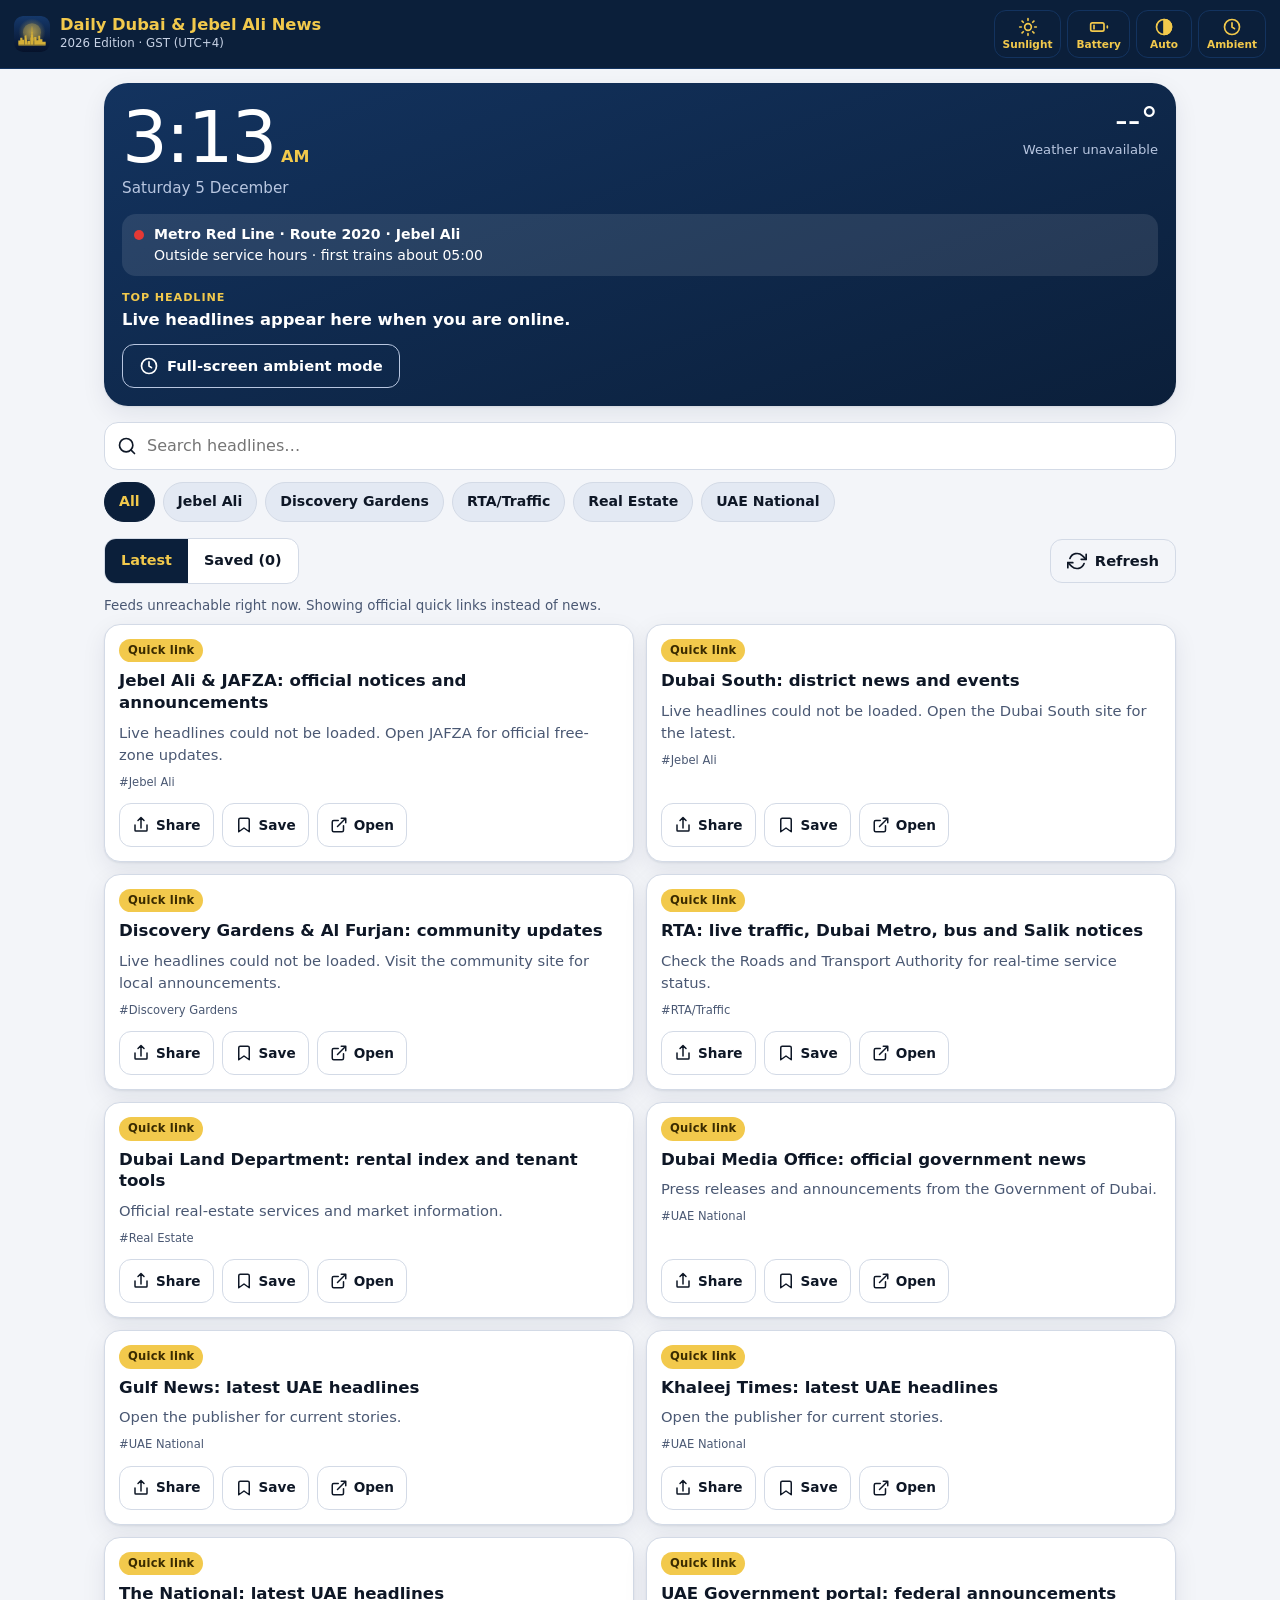
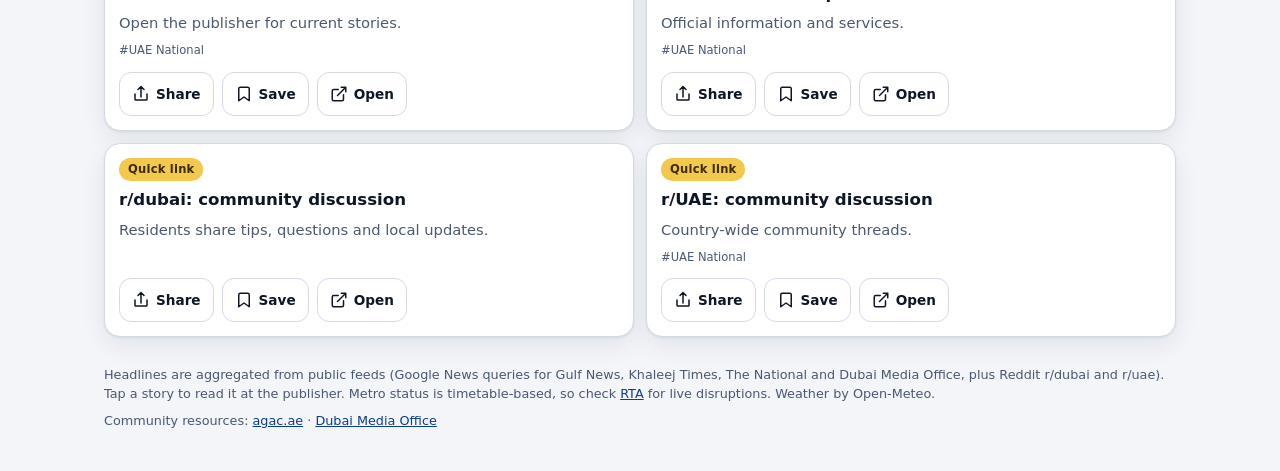
<file: index.html>
<!doctype html>
<html lang="en" data-theme="auto" data-mode="normal">
<head>
<meta charset="utf-8">
<meta name="viewport" content="width=device-width, initial-scale=1, viewport-fit=cover">
<title>Daily Dubai &amp; Jebel Ali News 2026 | Jebel Ali, Discovery Gardens, Al Furjan</title>
<meta name="description" content="Daily Dubai &amp; Jebel Ali News (2026 Edition): live hyperlocal headlines for Jebel Ali, Discovery Gardens, Al Furjan, JAFZA and Dubai South. RTA traffic and metro alerts, real estate and UAE news in one installable app.">
<meta name="keywords" content="Dubai news 2026, Jebel Ali news, Discovery Gardens news, Al Furjan, JAFZA, Dubai South, RTA alerts, Dubai Metro, Dubai real estate, UAE news, Gulf News, Khaleej Times, The National">
<meta name="author" content="Daily Dubai &amp; Jebel Ali News">
<meta name="robots" content="index, follow">
<meta name="theme-color" content="#0B1F3A" id="meta-theme">
<meta name="color-scheme" content="light dark">
<link rel="canonical" href="https://esp046-cyber.github.io/dubaijebelalinews/">

<!-- Open Graph / Twitter (absolute URLs are required by social crawlers; they point at ./og-image.png in this repo) -->
<meta property="og:type" content="website">
<meta property="og:site_name" content="Daily Dubai &amp; Jebel Ali News">
<meta property="og:title" content="Daily Dubai &amp; Jebel Ali News (2026 Edition)">
<meta property="og:description" content="Hyperlocal headlines for Jebel Ali, Discovery Gardens, Al Furjan, JAFZA and Dubai South, plus RTA alerts, real estate and UAE news.">
<meta property="og:url" content="https://esp046-cyber.github.io/dubaijebelalinews/">
<meta property="og:image" content="https://esp046-cyber.github.io/dubaijebelalinews/og-image.png">
<meta property="og:image:width" content="1200">
<meta property="og:image:height" content="630">
<meta property="og:image:alt" content="Daily Dubai and Jebel Ali News: golden Dubai skyline on navy">
<meta property="og:locale" content="en_AE">
<meta name="twitter:card" content="summary_large_image">
<meta name="twitter:title" content="Daily Dubai &amp; Jebel Ali News (2026 Edition)">
<meta name="twitter:description" content="Hyperlocal Dubai news: Jebel Ali, Discovery Gardens, Al Furjan, JAFZA, Dubai South.">
<meta name="twitter:image" content="https://esp046-cyber.github.io/dubaijebelalinews/og-image.png">

<!-- iOS / PWA -->
<meta name="mobile-web-app-capable" content="yes">
<meta name="apple-mobile-web-app-capable" content="yes">
<meta name="apple-mobile-web-app-status-bar-style" content="black-translucent">
<meta name="apple-mobile-web-app-title" content="DubaiNews">
<meta name="application-name" content="Dubai News">
<meta name="format-detection" content="telephone=no">
<link rel="manifest" href="./manifest.webmanifest">
<link rel="apple-touch-icon" href="./apple-touch-icon.png">
<link rel="icon" href="./favicon.svg" type="image/svg+xml">
<link rel="icon" href="./favicon.ico" sizes="any">
<link rel="icon" type="image/png" sizes="32x32" href="./icons/favicon-32x32.png">
<link rel="icon" type="image/png" sizes="16x16" href="./icons/favicon-16x16.png">

<!-- Apply saved display mode before first paint to avoid a flash -->
<script>
(function () {
  try {
    var r = document.documentElement;
    var t = JSON.parse(localStorage.getItem('dj_theme') || '"auto"');
    var m = JSON.parse(localStorage.getItem('dj_mode') || '"normal"');
    if (['auto', 'light', 'dark'].indexOf(t) > -1) r.setAttribute('data-theme', t);
    if (['normal', 'sunlight', 'battery'].indexOf(m) > -1) r.setAttribute('data-mode', m);
  } catch (e) {}
})();
</script>
<link rel="stylesheet" href="./css/styles.css">
</head>
<body>

<!-- Icon sprite -->
<svg width="0" height="0" style="position:absolute" aria-hidden="true" focusable="false">
  <symbol id="i-sun" viewBox="0 0 24 24"><circle cx="12" cy="12" r="4"/><path d="M12 2v2M12 20v2M4.93 4.93l1.41 1.41M17.66 17.66l1.41 1.41M2 12h2M20 12h2M4.93 19.07l1.41-1.41M17.66 6.34l1.41-1.41"/></symbol>
  <symbol id="i-battery" viewBox="0 0 24 24"><rect x="2" y="7" width="16" height="10" rx="2"/><path d="M22 11v2M6 10v4"/></symbol>
  <symbol id="i-theme" viewBox="0 0 24 24"><circle cx="12" cy="12" r="9"/><path d="M12 3v18a9 9 0 0 0 0-18z" fill="currentColor"/></symbol>
  <symbol id="i-clock" viewBox="0 0 24 24"><circle cx="12" cy="12" r="9"/><path d="M12 7v5l3 2"/></symbol>
  <symbol id="i-share" viewBox="0 0 24 24"><path d="M4 12v7a1 1 0 0 0 1 1h14a1 1 0 0 0 1-1v-7M16 6l-4-4-4 4M12 2v14"/></symbol>
  <symbol id="i-bookmark" viewBox="0 0 24 24"><path d="M19 21l-7-5-7 5V5a2 2 0 0 1 2-2h10a2 2 0 0 1 2 2z"/></symbol>
  <symbol id="i-refresh" viewBox="0 0 24 24"><path d="M23 4v6h-6M1 20v-6h6"/><path d="M3.51 9a9 9 0 0 1 14.85-3.36L23 10M1 14l4.64 4.36A9 9 0 0 0 20.49 15"/></symbol>
  <symbol id="i-external" viewBox="0 0 24 24"><path d="M18 13v6a2 2 0 0 1-2 2H5a2 2 0 0 1-2-2V8a2 2 0 0 1 2-2h6M15 3h6v6M10 14L21 3"/></symbol>
  <symbol id="i-search" viewBox="0 0 24 24"><circle cx="11" cy="11" r="8"/><path d="M21 21l-4.35-4.35"/></symbol>
  <symbol id="i-close" viewBox="0 0 24 24"><path d="M18 6L6 18M6 6l12 12"/></symbol>
  <symbol id="i-download" viewBox="0 0 24 24"><path d="M21 15v4a2 2 0 0 1-2 2H5a2 2 0 0 1-2-2v-4M7 10l5 5 5-5M12 15V3"/></symbol>
</svg>

<a class="skip" href="#feed">Skip to news</a>

<header class="app-header">
  <div class="brand">
    <img src="./favicon.svg" alt="" width="36" height="36">
    <div>
      <h1>Daily Dubai &amp; Jebel Ali News</h1>
      <p>2026 Edition · GST (UTC+4)</p>
    </div>
  </div>
  <div class="toolbar" role="toolbar" aria-label="Display modes">
    <button type="button" id="btn-sunlight" class="icon-btn" aria-pressed="false" title="Direct Sunlight mode: maximum contrast for outdoor reading">
      <svg class="ico" aria-hidden="true"><use href="#i-sun"/></svg><span>Sunlight</span>
    </button>
    <button type="button" id="btn-battery" class="icon-btn" aria-pressed="false" title="Battery Saver mode: OLED black, no animations, auto-refresh paused">
      <svg class="ico" aria-hidden="true"><use href="#i-battery"/></svg><span>Battery</span>
    </button>
    <button type="button" id="btn-theme" class="icon-btn" title="Theme: Auto (follows your device)">
      <svg class="ico" aria-hidden="true"><use href="#i-theme"/></svg><span id="theme-label">Auto</span>
    </button>
    <button type="button" id="btn-ambient" class="icon-btn" title="Ambient lock-screen display">
      <svg class="ico" aria-hidden="true"><use href="#i-clock"/></svg><span>Ambient</span>
    </button>
  </div>
</header>

<main class="wrap">

  <!-- Lock Screen Glance -->
  <section class="glance" aria-label="Lock screen glance">
    <div class="g-top">
      <div>
        <div class="g-clock"><span class="g-time" data-bind="time">--:--</span><span class="g-ampm" data-bind="ampm"></span></div>
        <div class="g-date" data-bind="date">Dubai</div>
      </div>
      <div class="g-wx">
        <div class="g-temp" data-bind="temp">--°</div>
        <div class="g-wxtext" data-bind="wx">Weather loading…</div>
      </div>
    </div>
    <div class="g-pill">
      <span class="g-dot" aria-hidden="true"></span>
      <span><strong>Metro Red Line · Route 2020 · Jebel Ali</strong><br><span data-bind="metro">Checking timetable…</span></span>
    </div>
    <div class="g-headline">
      <span class="g-label">Top headline</span>
      <a data-bind="headline" href="#feed" target="_blank" rel="noopener noreferrer">Loading headlines…</a>
    </div>
    <button type="button" class="btn ghost" id="btn-ambient-2">
      <svg class="ico" aria-hidden="true"><use href="#i-clock"/></svg> Full-screen ambient mode
    </button>
  </section>

  <!-- Install banner -->
  <section id="install-banner" class="banner" hidden aria-label="Install app">
    <p id="install-text">Install this app for one-tap access and offline reading.</p>
    <div class="banner-actions">
      <button type="button" class="btn primary" id="btn-install">Install</button>
      <button type="button" class="btn ghost" id="btn-install-dismiss">Not now</button>
    </div>
  </section>

  <!-- Controls -->
  <section class="controls" aria-label="Search and filters">
    <div class="search">
      <svg class="ico" aria-hidden="true"><use href="#i-search"/></svg>
      <input id="search" type="search" placeholder="Search headlines…" aria-label="Search headlines" autocomplete="off" enterkeyhint="search">
    </div>
    <div class="chips" id="chips" role="group" aria-label="Filter by topic">
      <button type="button" class="chip" data-tag="all" aria-pressed="true">All</button>
      <button type="button" class="chip" data-tag="jebel-ali" aria-pressed="false">Jebel Ali</button>
      <button type="button" class="chip" data-tag="discovery-gardens" aria-pressed="false">Discovery Gardens</button>
      <button type="button" class="chip" data-tag="rta" aria-pressed="false">RTA/Traffic</button>
      <button type="button" class="chip" data-tag="real-estate" aria-pressed="false">Real Estate</button>
      <button type="button" class="chip" data-tag="uae" aria-pressed="false">UAE National</button>
    </div>
    <div class="tabs">
      <div class="seg" role="group" aria-label="View">
        <button type="button" id="tab-latest" class="seg-btn" aria-pressed="true">Latest</button>
        <button type="button" id="tab-saved" class="seg-btn" aria-pressed="false">Saved (<span id="saved-count">0</span>)</button>
      </div>
      <button type="button" id="btn-refresh" class="btn ghost" aria-label="Refresh news">
        <svg class="ico" aria-hidden="true"><use href="#i-refresh"/></svg> Refresh
      </button>
    </div>
  </section>

  <p id="status" class="status" role="status" aria-live="polite"></p>
  <div id="feed" class="feed" aria-busy="false"></div>
  <p id="empty" class="empty" hidden></p>

  <footer class="foot">
    <p>Headlines are aggregated from public feeds (Google News queries for Gulf News, Khaleej Times, The National and Dubai Media Office, plus Reddit r/dubai and r/uae). Tap a story to read it at the publisher. Metro status is timetable-based, so check <a href="https://www.rta.ae/" target="_blank" rel="noopener noreferrer">RTA</a> for live disruptions. Weather by Open-Meteo.</p>
    <p>Community resources: <a href="https://agac.ae/" target="_blank" rel="noopener noreferrer">agac.ae</a> · <a href="https://mediaoffice.ae/" target="_blank" rel="noopener noreferrer">Dubai Media Office</a></p>
  </footer>
</main>

<!-- iOS install instructions -->
<div id="ios-modal" class="modal" hidden role="dialog" aria-modal="true" aria-labelledby="ios-title">
  <div class="modal-card">
    <h2 id="ios-title">Add to Home Screen (iPhone / iPad)</h2>
    <ol>
      <li>Open this page in <strong>Safari</strong> (not inside another app).</li>
      <li>Tap the <strong>Share</strong> button <svg class="ico inline" aria-hidden="true"><use href="#i-share"/></svg> in the toolbar.</li>
      <li>Scroll down and tap <strong>Add to Home Screen</strong>.</li>
      <li>Keep the name <strong>DubaiNews</strong> and tap <strong>Add</strong>.</li>
    </ol>
    <p class="muted">It then opens full-screen like a native app and works offline with your saved stories.</p>
    <button type="button" class="btn primary" id="ios-close">Got it</button>
  </div>
</div>

<!-- Ambient lock-screen display -->
<div id="ambient" class="ambient" hidden role="dialog" aria-modal="true" aria-label="Ambient display">
  <button type="button" id="amb-close" class="amb-close" aria-label="Close ambient display">
    <svg class="ico" aria-hidden="true"><use href="#i-close"/></svg>
  </button>
  <div class="amb-date" data-bind="date">Dubai</div>
  <div class="amb-clock"><span class="amb-time" data-bind="time">--:--</span><span class="amb-ampm" data-bind="ampm"></span></div>
  <div class="amb-row">
    <span class="amb-temp" data-bind="temp">--°</span>
    <span class="amb-wx" data-bind="wx"></span>
  </div>
  <div class="amb-metro"><strong>Metro Red Line · Route 2020 · Jebel Ali</strong><br><span data-bind="metro"></span></div>
  <p class="amb-headline" data-bind="headline"></p>
</div>

<div id="toast" class="toast" role="status" aria-live="polite" hidden></div>

<noscript><p class="noscript">This app needs JavaScript. Please enable it to see the latest Dubai &amp; Jebel Ali headlines.</p></noscript>
<script src="./js/app.js" defer></script>
</body>
</html>
</file>
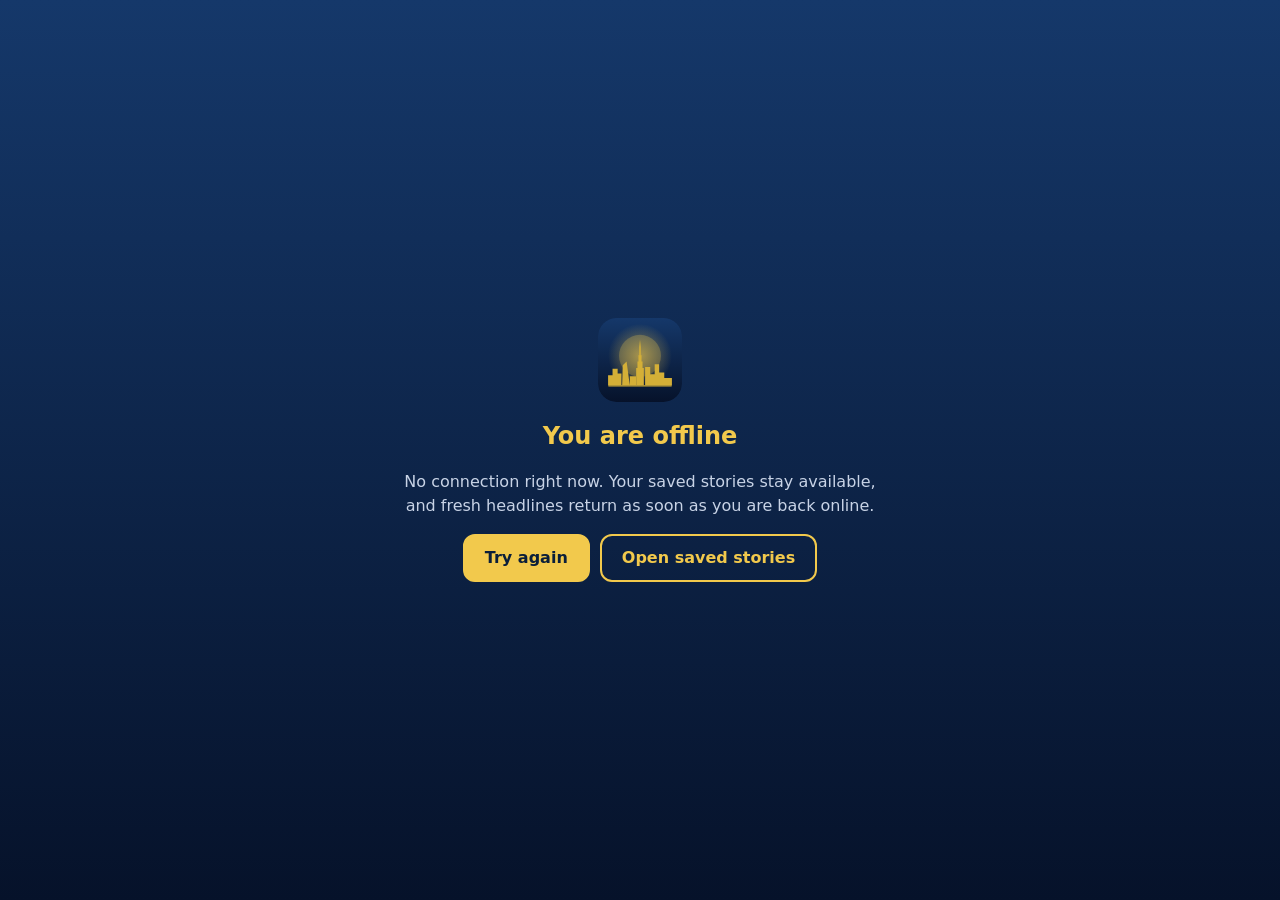
<file: offline.html>
<!doctype html>
<html lang="en">
<head>
<meta charset="utf-8">
<meta name="viewport" content="width=device-width, initial-scale=1, viewport-fit=cover">
<title>Offline | Daily Dubai &amp; Jebel Ali News</title>
<meta name="theme-color" content="#0B1F3A">
<meta name="robots" content="noindex">
<link rel="icon" href="./favicon.svg" type="image/svg+xml">
<style>
  :root { color-scheme: dark; }
  * { box-sizing: border-box; }
  body {
    margin: 0; min-height: 100vh; min-height: 100dvh; display: grid; place-items: center;
    padding: max(20px, env(safe-area-inset-top)) 20px max(20px, env(safe-area-inset-bottom));
    background: linear-gradient(180deg, #15386A, #06122A); color: #fff;
    font: 400 16px/1.5 system-ui, -apple-system, "Segoe UI", Roboto, Arial, sans-serif; text-align: center;
  }
  main { max-width: 480px; width: 100%; display: grid; gap: 16px; }
  img { margin: 0 auto; border-radius: 18px; }
  h1 { margin: 0; font-size: 1.5rem; color: #F2C94C; }
  p { margin: 0; color: #C8D3E6; }
  .row { display: flex; gap: 10px; justify-content: center; flex-wrap: wrap; }
  a.btn, button {
    min-height: 48px; padding: 0 20px; border-radius: 12px; border: 2px solid #F2C94C; font: inherit; font-weight: 700;
    display: inline-flex; align-items: center; justify-content: center; text-decoration: none; cursor: pointer;
  }
  button { background: #F2C94C; color: #0B1F3A; }
  a.btn { background: transparent; color: #F2C94C; }
  #saved { text-align: left; background: rgba(255, 255, 255, .08); border-radius: 14px; padding: 12px 16px; }
  #saved h2 { margin: 0 0 6px; font-size: 1rem; color: #fff; }
  #saved ul { margin: 0; padding-left: 1.1em; display: grid; gap: 6px; }
  #saved a { color: #fff; }
</style>
</head>
<body>
<main>
  <img src="./favicon.svg" alt="" width="84" height="84">
  <h1>You are offline</h1>
  <p>No connection right now. Your saved stories stay available, and fresh headlines return as soon as you are back online.</p>
  <div class="row">
    <button type="button" id="retry">Try again</button>
    <a class="btn" href="./?view=saved">Open saved stories</a>
  </div>
  <section id="saved" hidden aria-label="Saved stories">
    <h2>Saved stories</h2>
    <ul id="saved-list"></ul>
  </section>
</main>
<script>
(function () {
  document.getElementById('retry').addEventListener('click', function () { location.reload(); });
  window.addEventListener('online', function () { location.href = './'; });
  try {
    var saved = JSON.parse(localStorage.getItem('dj_saved') || '[]');
    if (Array.isArray(saved) && saved.length) {
      var ul = document.getElementById('saved-list');
      saved.slice(0, 15).forEach(function (s) {
        var li = document.createElement('li');
        var a = document.createElement('a');
        a.textContent = String(s.title || 'Saved story');
        try {
          var u = new URL(s.url);
          if (u.protocol === 'https:' || u.protocol === 'http:') { a.href = u.href; a.target = '_blank'; a.rel = 'noopener noreferrer'; }
        } catch (e) {}
        li.appendChild(a); ul.appendChild(li);
      });
      document.getElementById('saved').hidden = false;
    }
  } catch (e) {}
})();
</script>
</body>
</html>
</file>
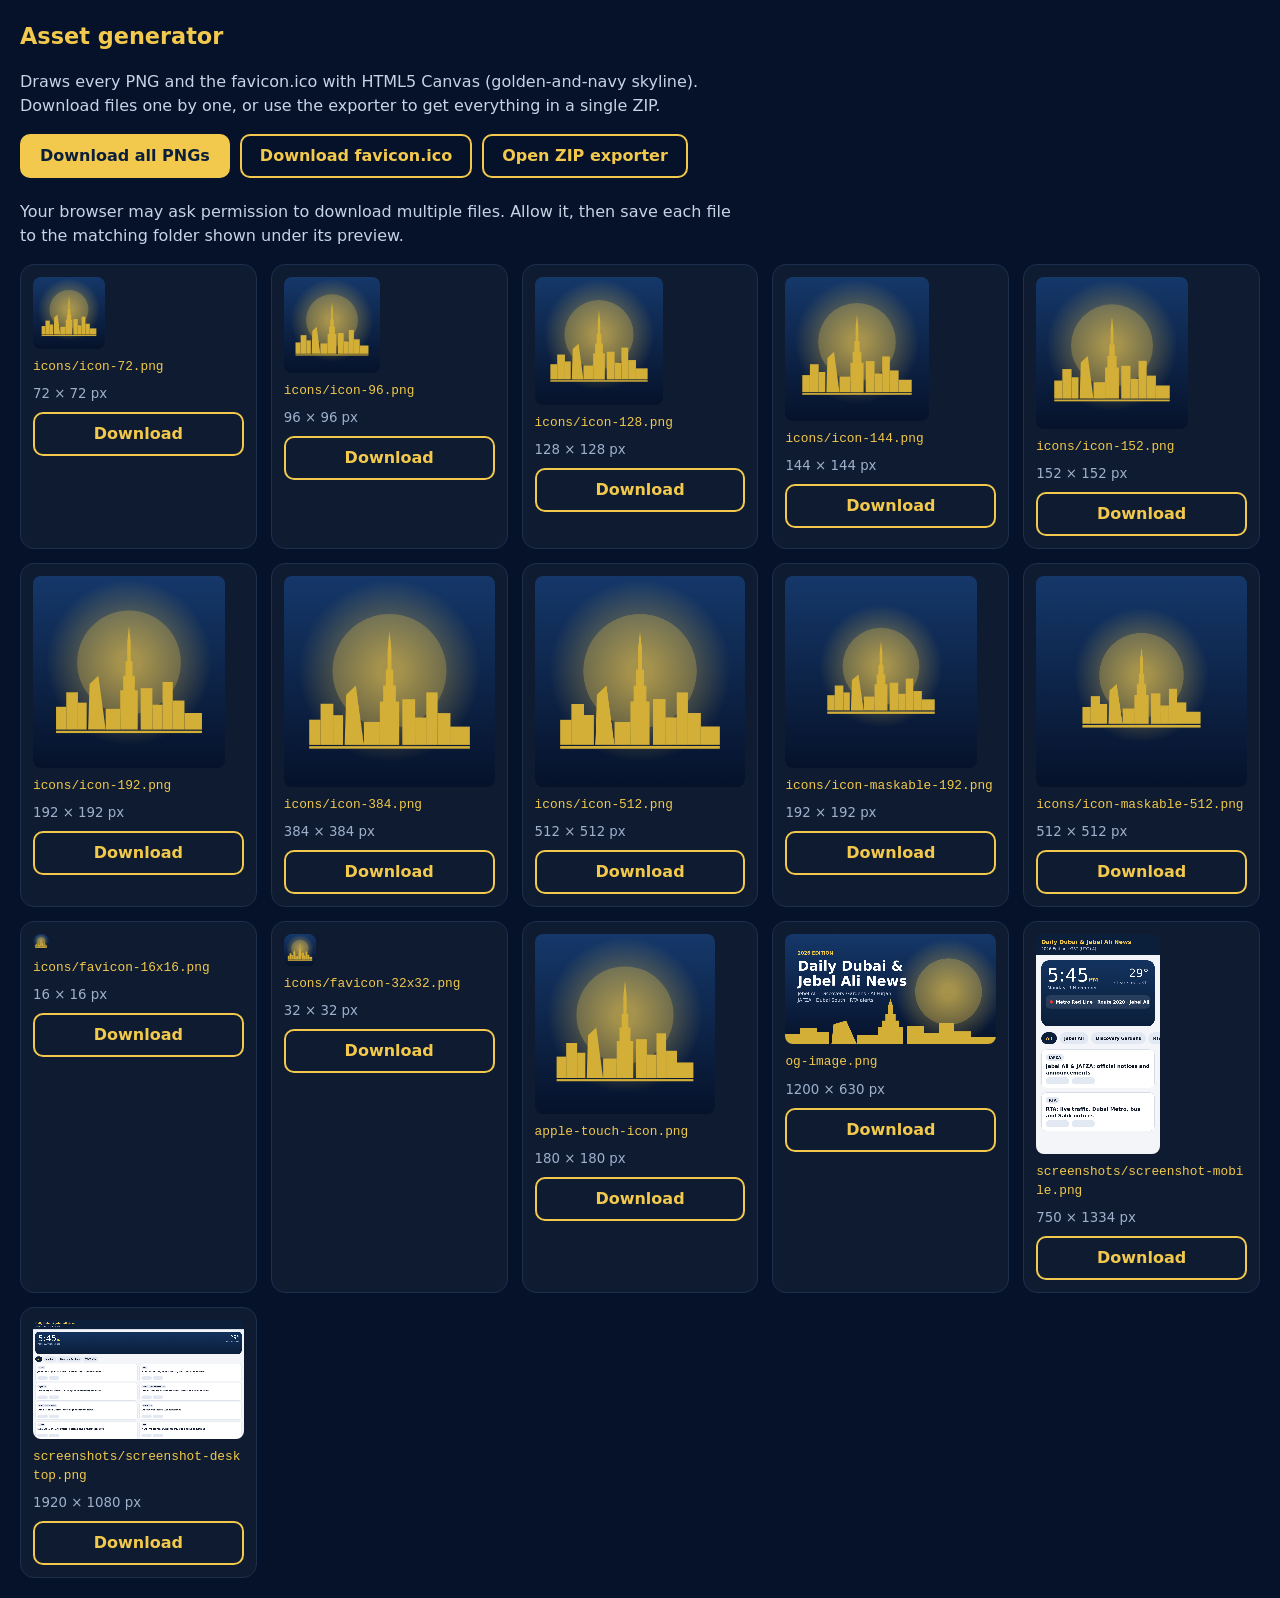
<file: tools/generate-assets.html>
<!doctype html>
<html lang="en">
<head>
<meta charset="utf-8">
<meta name="viewport" content="width=device-width, initial-scale=1">
<title>Generate assets | Daily Dubai News</title>
<meta name="robots" content="noindex">
<style>
  * { box-sizing: border-box; }
  body { margin: 0; padding: 20px; background: #06122A; color: #fff; font: 16px/1.5 system-ui, -apple-system, "Segoe UI", Arial, sans-serif; }
  h1 { color: #F2C94C; margin: 0 0 6px; font-size: 1.4rem; }
  p { color: #C8D3E6; max-width: 70ch; }
  .bar { display: flex; flex-wrap: wrap; gap: 10px; margin: 14px 0 22px; }
  button { min-height: 44px; padding: 0 18px; border-radius: 10px; border: 2px solid #F2C94C; background: #F2C94C; color: #0B1F3A; font: inherit; font-weight: 700; cursor: pointer; }
  button.alt { background: transparent; color: #F2C94C; }
  .grid { display: grid; grid-template-columns: repeat(auto-fill, minmax(220px, 1fr)); gap: 14px; }
  .item { background: #0E1B30; border: 1px solid #1E2F4D; border-radius: 14px; padding: 12px; display: grid; gap: 8px; align-content: start; }
  .item canvas { max-width: 100%; height: auto; background: repeating-conic-gradient(#14233C 0 25%, #0E1B30 0 50%) 0 0 / 16px 16px; border-radius: 8px; justify-self: start; }
  .item code { font-size: .8rem; color: #F2C94C; word-break: break-all; }
  .item small { color: #9FB0CC; }
</style>
</head>
<body>
<h1>Asset generator</h1>
<p>Draws every PNG and the favicon.ico with HTML5 Canvas (golden-and-navy skyline). Download files one by one, or use the exporter to get everything in a single ZIP.</p>
<div class="bar">
  <button type="button" id="all">Download all PNGs</button>
  <button type="button" class="alt" id="ico">Download favicon.ico</button>
  <button type="button" class="alt" id="zip">Open ZIP exporter</button>
</div>
<p id="note">Your browser may ask permission to download multiple files. Allow it, then save each file to the matching folder shown under its preview.</p>
<div class="grid" id="grid"></div>

<script src="./asset-lib.js"></script>
<script>
(function () {
  'use strict';
  var grid = document.getElementById('grid');

  function save(blob, name) {
    var a = document.createElement('a');
    a.href = URL.createObjectURL(blob);
    a.download = name;
    document.body.appendChild(a); a.click(); a.remove();
    setTimeout(function () { URL.revokeObjectURL(a.href); }, 4000);
  }
  function base(p) { return p.split('/').pop(); }

  AssetLib.ASSETS.forEach(function (a) {
    var c = a.make();
    var box = document.createElement('div'); box.className = 'item';
    var code = document.createElement('code'); code.textContent = a.path;
    var dim = document.createElement('small'); dim.textContent = c.width + ' × ' + c.height + ' px';
    var btn = document.createElement('button'); btn.type = 'button'; btn.className = 'alt'; btn.textContent = 'Download';
    btn.addEventListener('click', function () { AssetLib.toBlob(a.make()).then(function (b) { save(b, base(a.path)); }); });
    c.style.maxHeight = '220px';
    box.append(c, code, dim, btn);
    grid.appendChild(box);
  });

  document.getElementById('all').addEventListener('click', async function () {
    for (var i = 0; i < AssetLib.ASSETS.length; i++) {
      var a = AssetLib.ASSETS[i];
      save(await AssetLib.toBlob(a.make()), base(a.path));
      await new Promise(function (r) { setTimeout(r, 350); });
    }
  });
  document.getElementById('ico').addEventListener('click', async function () { save(await AssetLib.icoBlob(), 'favicon.ico'); });
  document.getElementById('zip').addEventListener('click', function () { location.href = './export-zip.html'; });
})();
</script>
</body>
</html>
</file>
<file: css/styles.css>
/* Daily Dubai & Jebel Ali News — styles
   Modes: data-theme = auto | light | dark ; data-mode = normal | sunlight | battery */

:root {
  --navy: #0B1F3A; --navy-2: #13335F; --gold: #D4AF37; --gold-2: #F2C94C;
  --bg: #F3F5F9; --surface: #FFFFFF; --surface-2: #EAEFF7;
  --text: #0E1726; --muted: #4A5873; --border: #D3DAE6;
  --link: #0B3D91; --chip-bg: #E3E9F3; --chip-fg: #0E1726;
  --on-accent: #0B1F3A; --accent: #F2C94C;
  --head-bg: #0B1F3A; --head-fg: #F2C94C; --head-sub: #C8D3E6; --head-border: #13335F;
  --glance-bg: linear-gradient(160deg, #13335F, #0B1F3A); --glance-fg: #FFFFFF;
  --glance-muted: #B8C6E0; --glance-pill: rgba(255, 255, 255, .10); --glance-accent: #F2C94C;
  --amb-bg: linear-gradient(180deg, #15386A 0%, #06122A 100%); --amb-fg: #FFFFFF; --amb-muted: #B8C6E0;
  --shadow: 0 1px 2px rgba(11, 31, 58, .08), 0 8px 24px rgba(11, 31, 58, .08);
  --focus: #8A6A00; --bw: 1px; --radius: 16px;
  --st: env(safe-area-inset-top, 0px); --sr: env(safe-area-inset-right, 0px);
  --sb: env(safe-area-inset-bottom, 0px); --sl: env(safe-area-inset-left, 0px);
  color-scheme: light;
}

@media (prefers-color-scheme: dark) {
  :root[data-theme="auto"] {
    --bg: #07101E; --surface: #0E1B30; --surface-2: #14233C;
    --text: #EAF0FA; --muted: #9FB0CC; --border: #1E2F4D;
    --link: #8DB4FF; --chip-bg: #16263F; --chip-fg: #EAF0FA;
    --head-bg: #06122A; --head-border: #13335F; --shadow: 0 1px 2px rgba(0, 0, 0, .4);
    --focus: #F2C94C; color-scheme: dark;
  }
}
:root[data-theme="dark"] {
  --bg: #07101E; --surface: #0E1B30; --surface-2: #14233C;
  --text: #EAF0FA; --muted: #9FB0CC; --border: #1E2F4D;
  --link: #8DB4FF; --chip-bg: #16263F; --chip-fg: #EAF0FA;
  --head-bg: #06122A; --head-border: #13335F; --shadow: 0 1px 2px rgba(0, 0, 0, .4);
  --focus: #F2C94C; color-scheme: dark;
}

/* Direct Sunlight: pure black on pure white, 3px borders, no gradients */
:root[data-mode="sunlight"] {
  --bg: #FFFFFF; --surface: #FFFFFF; --surface-2: #FFFFFF;
  --text: #000000; --muted: #000000; --border: #000000;
  --link: #000000; --chip-bg: #FFFFFF; --chip-fg: #000000;
  --on-accent: #FFFFFF; --accent: #000000;
  --head-bg: #FFFFFF; --head-fg: #000000; --head-sub: #000000; --head-border: #000000;
  --glance-bg: #FFFFFF; --glance-fg: #000000; --glance-muted: #000000; --glance-pill: #FFFFFF; --glance-accent: #000000;
  --amb-bg: #FFFFFF; --amb-fg: #000000; --amb-muted: #000000;
  --shadow: none; --focus: #000000; --bw: 3px; color-scheme: light;
}
:root[data-mode="sunlight"] body { font-weight: 700; }
:root[data-mode="sunlight"] * {
  background-image: none !important; box-shadow: none !important; text-shadow: none !important;
  -webkit-backdrop-filter: none !important; backdrop-filter: none !important;
}
:root[data-mode="sunlight"] .glance,
:root[data-mode="sunlight"] .g-pill,
:root[data-mode="sunlight"] .banner,
:root[data-mode="sunlight"] .search,
:root[data-mode="sunlight"] .toast,
:root[data-mode="sunlight"] .modal-card { border: 3px solid #000; }
:root[data-mode="sunlight"] .ambient { border: 0; }
:root[data-mode="sunlight"] .icon-btn,
:root[data-mode="sunlight"] .btn,
:root[data-mode="sunlight"] .chip,
:root[data-mode="sunlight"] .seg { border: 3px solid #000; }
:root[data-mode="sunlight"] .icon-btn[aria-pressed="true"],
:root[data-mode="sunlight"] .chip[aria-pressed="true"],
:root[data-mode="sunlight"] .seg-btn[aria-pressed="true"],
:root[data-mode="sunlight"] .btn.primary { background: #000; color: #FFF; }
:root[data-mode="sunlight"] .card-title a,
:root[data-mode="sunlight"] .foot a { text-decoration: underline; text-decoration-thickness: 2px; }
:root[data-mode="sunlight"] .badge { border: 2px solid #000; background: #FFF; color: #000; }
:root[data-mode="sunlight"] .g-dot { background: #000; }
:root[data-mode="sunlight"] .brand img { border: 3px solid #000; border-radius: 10px; background: #fff; }

/* Battery Saver: true OLED black, dim grey text, zero motion */
:root[data-mode="battery"] {
  --bg: #000000; --surface: #000000; --surface-2: #000000;
  --text: #B5B5B5; --muted: #7C7C7C; --border: #262626;
  --link: #B5B5B5; --chip-bg: #000000; --chip-fg: #B5B5B5;
  --on-accent: #000000; --accent: #B5B5B5;
  --head-bg: #000000; --head-fg: #B5B5B5; --head-sub: #7C7C7C; --head-border: #262626;
  --glance-bg: #000000; --glance-fg: #B5B5B5; --glance-muted: #7C7C7C; --glance-pill: #000000; --glance-accent: #B5B5B5;
  --amb-bg: #000000; --amb-fg: #B5B5B5; --amb-muted: #7C7C7C;
  --shadow: none; --focus: #B5B5B5; color-scheme: dark;
}
:root[data-mode="battery"] * {
  animation: none !important; transition: none !important; scroll-behavior: auto !important;
  background-image: none !important; box-shadow: none !important; text-shadow: none !important;
  -webkit-backdrop-filter: none !important; backdrop-filter: none !important;
}
:root[data-mode="battery"] .glance,
:root[data-mode="battery"] .g-pill,
:root[data-mode="battery"] .banner,
:root[data-mode="battery"] .search,
:root[data-mode="battery"] .toast,
:root[data-mode="battery"] .modal-card,
:root[data-mode="battery"] .icon-btn,
:root[data-mode="battery"] .btn,
:root[data-mode="battery"] .chip,
:root[data-mode="battery"] .seg { border: 1px solid #262626; }
:root[data-mode="battery"] .icon-btn[aria-pressed="true"],
:root[data-mode="battery"] .chip[aria-pressed="true"],
:root[data-mode="battery"] .seg-btn[aria-pressed="true"],
:root[data-mode="battery"] .btn.primary { background: #262626; color: #D0D0D0; }
:root[data-mode="battery"] .badge { background: #111; color: #9A9A9A; }
:root[data-mode="battery"] .g-dot { background: #7C7C7C; }
:root[data-mode="battery"] .brand img { filter: grayscale(1) brightness(.7); }

/* Base */
*, *::before, *::after { box-sizing: border-box; }
html { -webkit-text-size-adjust: 100%; text-size-adjust: 100%; }
body {
  margin: 0; background: var(--bg); color: var(--text);
  font: 400 16px/1.5 system-ui, -apple-system, "Segoe UI", Roboto, "Helvetica Neue", Arial, sans-serif;
  min-height: 100vh; min-height: 100dvh;
}
body.no-scroll { overflow: hidden; }
[hidden] { display: none !important; }
a { color: var(--link); }
h1, h2, p { margin: 0; }
button, input { font: inherit; color: inherit; }
:focus-visible { outline: 3px solid var(--focus); outline-offset: 2px; }
.skip { position: absolute; left: -999px; top: 0; background: var(--gold-2); color: #000; padding: 10px 14px; z-index: 200; }
.skip:focus { left: 8px; top: 8px; }
.muted { color: var(--muted); }
.noscript { padding: 20px; text-align: center; }

.ico { width: 20px; height: 20px; flex: none; fill: none; stroke: currentColor; stroke-width: 2; stroke-linecap: round; stroke-linejoin: round; }
.ico.inline { width: 1.1em; height: 1.1em; vertical-align: -0.2em; }

/* Header */
.app-header {
  position: sticky; top: 0; z-index: 20;
  display: flex; flex-wrap: wrap; align-items: center; justify-content: space-between; gap: 8px 12px;
  padding: calc(10px + var(--st)) calc(14px + var(--sr)) 10px calc(14px + var(--sl));
  background: var(--head-bg); color: var(--head-fg); border-bottom: var(--bw) solid var(--head-border);
}
.brand { display: flex; align-items: center; gap: 10px; min-width: 0; }
.brand img { border-radius: 9px; flex: none; }
.brand h1 { font-size: 1.02rem; line-height: 1.2; font-weight: 800; }
.brand p { font-size: .74rem; color: var(--head-sub); }
.toolbar { display: flex; gap: 6px; }
.icon-btn {
  display: flex; flex-direction: column; align-items: center; justify-content: center; gap: 2px;
  min-width: 56px; min-height: 48px; padding: 4px 8px; cursor: pointer;
  background: transparent; color: var(--head-fg); border: var(--bw) solid var(--head-border); border-radius: 12px;
  font-size: .66rem; font-weight: 700; line-height: 1.1; touch-action: manipulation;
  transition: background-color .15s ease;
}
.icon-btn[aria-pressed="true"] { background: var(--gold-2); color: var(--navy); border-color: var(--gold-2); }
.icon-btn:disabled { opacity: .45; cursor: not-allowed; }

/* Layout */
.wrap { max-width: 1100px; margin: 0 auto; padding: 14px calc(14px + var(--sr)) calc(40px + var(--sb)) calc(14px + var(--sl)); }

/* Buttons */
.btn {
  display: inline-flex; align-items: center; justify-content: center; gap: 8px;
  min-height: 44px; padding: 0 16px; border-radius: 12px; cursor: pointer; font-weight: 700; font-size: .92rem;
  border: var(--bw) solid var(--border); background: var(--surface); color: var(--text); touch-action: manipulation;
}
.btn.primary { background: var(--navy); color: var(--gold-2); border-color: var(--navy); }
.btn.ghost { background: transparent; }

/* Lock screen glance */
.glance {
  background: var(--glance-bg); color: var(--glance-fg); border-radius: 24px; padding: 18px;
  display: grid; gap: 14px; box-shadow: var(--shadow);
}
.g-top { display: flex; justify-content: space-between; align-items: flex-start; gap: 12px; }
.g-clock { display: flex; align-items: baseline; gap: 6px; }
.g-time { font-size: clamp(3rem, 14vw, 4.5rem); font-weight: 300; line-height: 1; letter-spacing: -.03em; font-variant-numeric: tabular-nums; }
.g-ampm { font-size: 1rem; font-weight: 700; color: var(--glance-accent); }
.g-date { color: var(--glance-muted); font-size: .95rem; margin-top: 4px; }
.g-wx { text-align: right; }
.g-temp { font-size: 2.2rem; font-weight: 300; line-height: 1.1; }
.g-wxtext { font-size: .82rem; color: var(--glance-muted); max-width: 190px; margin-left: auto; }
.g-pill { display: flex; gap: 10px; align-items: flex-start; background: var(--glance-pill); border-radius: 14px; padding: 10px 12px; font-size: .88rem; }
.g-pill strong { font-weight: 700; }
.g-dot { width: 10px; height: 10px; border-radius: 50%; background: #E53935; margin-top: 6px; flex: none; }
.g-headline { display: grid; gap: 2px; }
.g-label { font-size: .7rem; letter-spacing: .08em; text-transform: uppercase; color: var(--glance-accent); font-weight: 800; }
.g-headline a { color: var(--glance-fg); font-weight: 700; font-size: 1.02rem; line-height: 1.3; text-decoration: none; }
.g-headline a:hover { text-decoration: underline; }
.glance .btn { color: var(--glance-fg); border-color: var(--glance-muted); justify-self: start; }

/* Banner */
.banner {
  margin-top: 14px; padding: 14px; border-radius: var(--radius); background: var(--surface);
  border: var(--bw) solid var(--border); border-left: 5px solid var(--gold); display: grid; gap: 10px;
}
.banner-actions { display: flex; gap: 8px; flex-wrap: wrap; }

/* Controls */
.controls { margin-top: 16px; display: grid; gap: 10px; }
.search {
  display: flex; align-items: center; gap: 8px; padding: 0 12px; min-height: 48px;
  background: var(--surface); border: var(--bw) solid var(--border); border-radius: 14px;
}
.search input { flex: 1; min-width: 0; border: 0; background: transparent; outline: none; min-height: 44px; font-size: 1rem; }
.search:focus-within { outline: 3px solid var(--focus); outline-offset: 2px; }
.chips { display: flex; gap: 8px; overflow-x: auto; padding: 2px 0 6px; scrollbar-width: none; -webkit-overflow-scrolling: touch; }
.chips::-webkit-scrollbar { display: none; }
.chip {
  flex: none; min-height: 40px; padding: 0 14px; border-radius: 999px; cursor: pointer; font-weight: 700; font-size: .88rem;
  background: var(--chip-bg); color: var(--chip-fg); border: var(--bw) solid var(--border); touch-action: manipulation;
}
.chip[aria-pressed="true"] { background: var(--navy); color: var(--gold-2); border-color: var(--navy); }
.tabs { display: flex; justify-content: space-between; align-items: center; gap: 10px; }
.seg { display: inline-flex; border: var(--bw) solid var(--border); border-radius: 12px; overflow: hidden; background: var(--surface); }
.seg-btn { min-height: 44px; padding: 0 16px; border: 0; background: transparent; cursor: pointer; font-weight: 700; font-size: .9rem; }
.seg-btn[aria-pressed="true"] { background: var(--navy); color: var(--gold-2); }

.status { margin-top: 12px; font-size: .84rem; color: var(--muted); min-height: 1.4em; }

/* Feed */
.feed { margin-top: 8px; display: grid; grid-template-columns: 1fr; gap: 12px; }
@media (min-width: 760px) { .feed { grid-template-columns: 1fr 1fr; } }
.card {
  background: var(--surface); border: var(--bw) solid var(--border); border-radius: var(--radius);
  padding: 14px; display: flex; flex-direction: column; gap: 8px; box-shadow: var(--shadow);
}
.card-top { display: flex; flex-wrap: wrap; align-items: center; gap: 6px 8px; font-size: .78rem; color: var(--muted); }
.badge { font-size: .72rem; font-weight: 800; letter-spacing: .02em; padding: 3px 9px; border-radius: 999px; background: var(--chip-bg); color: var(--chip-fg); max-width: 100%; overflow: hidden; text-overflow: ellipsis; white-space: nowrap; }
.badge.sample { background: var(--gold-2); color: #3A2B00; }
.card-title { font-size: 1.04rem; line-height: 1.3; font-weight: 700; overflow-wrap: anywhere; }
.card-title a { color: var(--text); text-decoration: none; }
.card-title a:hover { text-decoration: underline; }
.card-sum { color: var(--muted); font-size: .92rem; display: -webkit-box; -webkit-line-clamp: 3; line-clamp: 3; -webkit-box-orient: vertical; overflow: hidden; overflow-wrap: anywhere; }
.card-tags { display: flex; flex-wrap: wrap; gap: 6px; font-size: .72rem; color: var(--muted); }
.card-tags span::before { content: "#"; }
.card-actions { display: flex; gap: 8px; margin-top: auto; padding-top: 4px; }
.act {
  display: inline-flex; align-items: center; justify-content: center; gap: 6px; min-height: 44px; min-width: 44px; padding: 0 12px;
  background: transparent; border: var(--bw) solid var(--border); border-radius: 12px; cursor: pointer; font-size: .85rem; font-weight: 700;
  color: var(--text); text-decoration: none; touch-action: manipulation;
}
.act[aria-pressed="true"] { background: var(--gold-2); color: var(--navy); border-color: var(--gold-2); }
:root[data-mode="sunlight"] .act { border: 3px solid #000; }
:root[data-mode="sunlight"] .act[aria-pressed="true"] { background: #000; color: #FFF; }
:root[data-mode="battery"] .act[aria-pressed="true"] { background: #262626; color: #D0D0D0; }
.act .ico { width: 18px; height: 18px; }
.act[aria-pressed="true"] .ico { fill: currentColor; }

.skeleton { min-height: 150px; position: relative; overflow: hidden; }
.skeleton::after { content: ""; position: absolute; inset: 0; background: linear-gradient(90deg, transparent, rgba(128, 128, 128, .16), transparent); animation: sheen 1.3s infinite; }
@keyframes sheen { from { transform: translateX(-100%); } to { transform: translateX(100%); } }

.empty { text-align: center; color: var(--muted); padding: 40px 12px; }
.foot { margin-top: 28px; display: grid; gap: 8px; font-size: .8rem; color: var(--muted); }

/* Toast */
.toast {
  position: fixed; left: 50%; transform: translateX(-50%); bottom: calc(18px + var(--sb)); z-index: 90;
  max-width: min(92vw, 460px); display: flex; align-items: center; gap: 12px;
  background: #0B1F3A; color: #fff; padding: 12px 16px; border-radius: 14px; font-size: .9rem; font-weight: 600;
  box-shadow: 0 8px 28px rgba(0, 0, 0, .35); border: var(--bw) solid #13335F;
}
.toast button { background: transparent; border: 0; color: var(--gold-2); font-weight: 800; cursor: pointer; min-height: 36px; padding: 0 6px; }
:root[data-mode="sunlight"] .toast { background: #FFF; color: #000; }
:root[data-mode="sunlight"] .toast button { color: #000; text-decoration: underline; }
:root[data-mode="battery"] .toast { background: #000; color: #B5B5B5; }
:root[data-mode="battery"] .toast button { color: #B5B5B5; }

/* Modal */
.modal { position: fixed; inset: 0; z-index: 60; display: grid; place-items: center; padding: 16px; background: rgba(0, 0, 0, .6); }
.modal-card { width: min(100%, 460px); background: var(--surface); color: var(--text); border-radius: 20px; padding: 20px; display: grid; gap: 12px; max-height: 90vh; overflow: auto; border: var(--bw) solid var(--border); }
.modal-card h2 { font-size: 1.15rem; }
.modal-card ol { margin: 0; padding-left: 1.2em; display: grid; gap: 6px; }

/* Ambient display */
.ambient {
  position: fixed; inset: 0; z-index: 100; background: var(--amb-bg); color: var(--amb-fg);
  display: flex; flex-direction: column; align-items: center; justify-content: center; text-align: center;
  gap: clamp(10px, 3vh, 26px); padding: calc(24px + var(--st)) calc(24px + var(--sr)) calc(24px + var(--sb)) calc(24px + var(--sl));
}
.amb-close {
  position: absolute; top: calc(14px + var(--st)); right: calc(14px + var(--sr)); width: 48px; height: 48px; border-radius: 50%;
  display: grid; place-items: center; cursor: pointer; background: transparent; color: var(--amb-fg); border: var(--bw) solid var(--amb-muted);
}
:root[data-mode="sunlight"] .amb-close { border: 3px solid #000; }
.amb-date { font-size: clamp(1rem, 3.2vw, 1.6rem); color: var(--amb-muted); font-weight: 600; }
.amb-clock { display: flex; align-items: baseline; gap: 10px; }
.amb-time { font-size: clamp(4.5rem, 24vw, 12rem); font-weight: 200; letter-spacing: -.04em; line-height: 1; font-variant-numeric: tabular-nums; }
.amb-ampm { font-size: clamp(1rem, 4vw, 2rem); font-weight: 700; color: var(--gold-2); }
:root[data-mode="sunlight"] .amb-time { font-weight: 800; }
:root[data-mode="sunlight"] .amb-ampm { color: #000; }
:root[data-mode="battery"] .amb-ampm { color: var(--amb-muted); }
.amb-row { display: flex; align-items: baseline; justify-content: center; gap: 14px; flex-wrap: wrap; }
.amb-temp { font-size: clamp(2rem, 8vw, 3.6rem); font-weight: 300; }
.amb-wx { color: var(--amb-muted); font-size: clamp(.9rem, 2.6vw, 1.2rem); }
.amb-metro { font-size: clamp(.9rem, 2.6vw, 1.15rem); color: var(--amb-muted); max-width: 40ch; }
.amb-metro strong { color: var(--amb-fg); }
.amb-headline { font-size: clamp(1.05rem, 3.4vw, 1.7rem); font-weight: 700; max-width: 34ch; line-height: 1.3; }

@media (prefers-reduced-motion: reduce) {
  *, *::before, *::after { animation: none !important; transition: none !important; scroll-behavior: auto !important; }
}
@media (max-width: 520px) {
  .app-header { padding-top: calc(6px + var(--st)); padding-bottom: 6px; gap: 6px 10px; }
  .brand p { display: none; }
  .brand img { width: 30px; height: 30px; }
  .icon-btn { min-height: 46px; }
}
@media (max-width: 380px) {
  .icon-btn { min-width: 50px; padding: 4px 4px; }
  .brand h1 { font-size: .94rem; }
}
</file>
